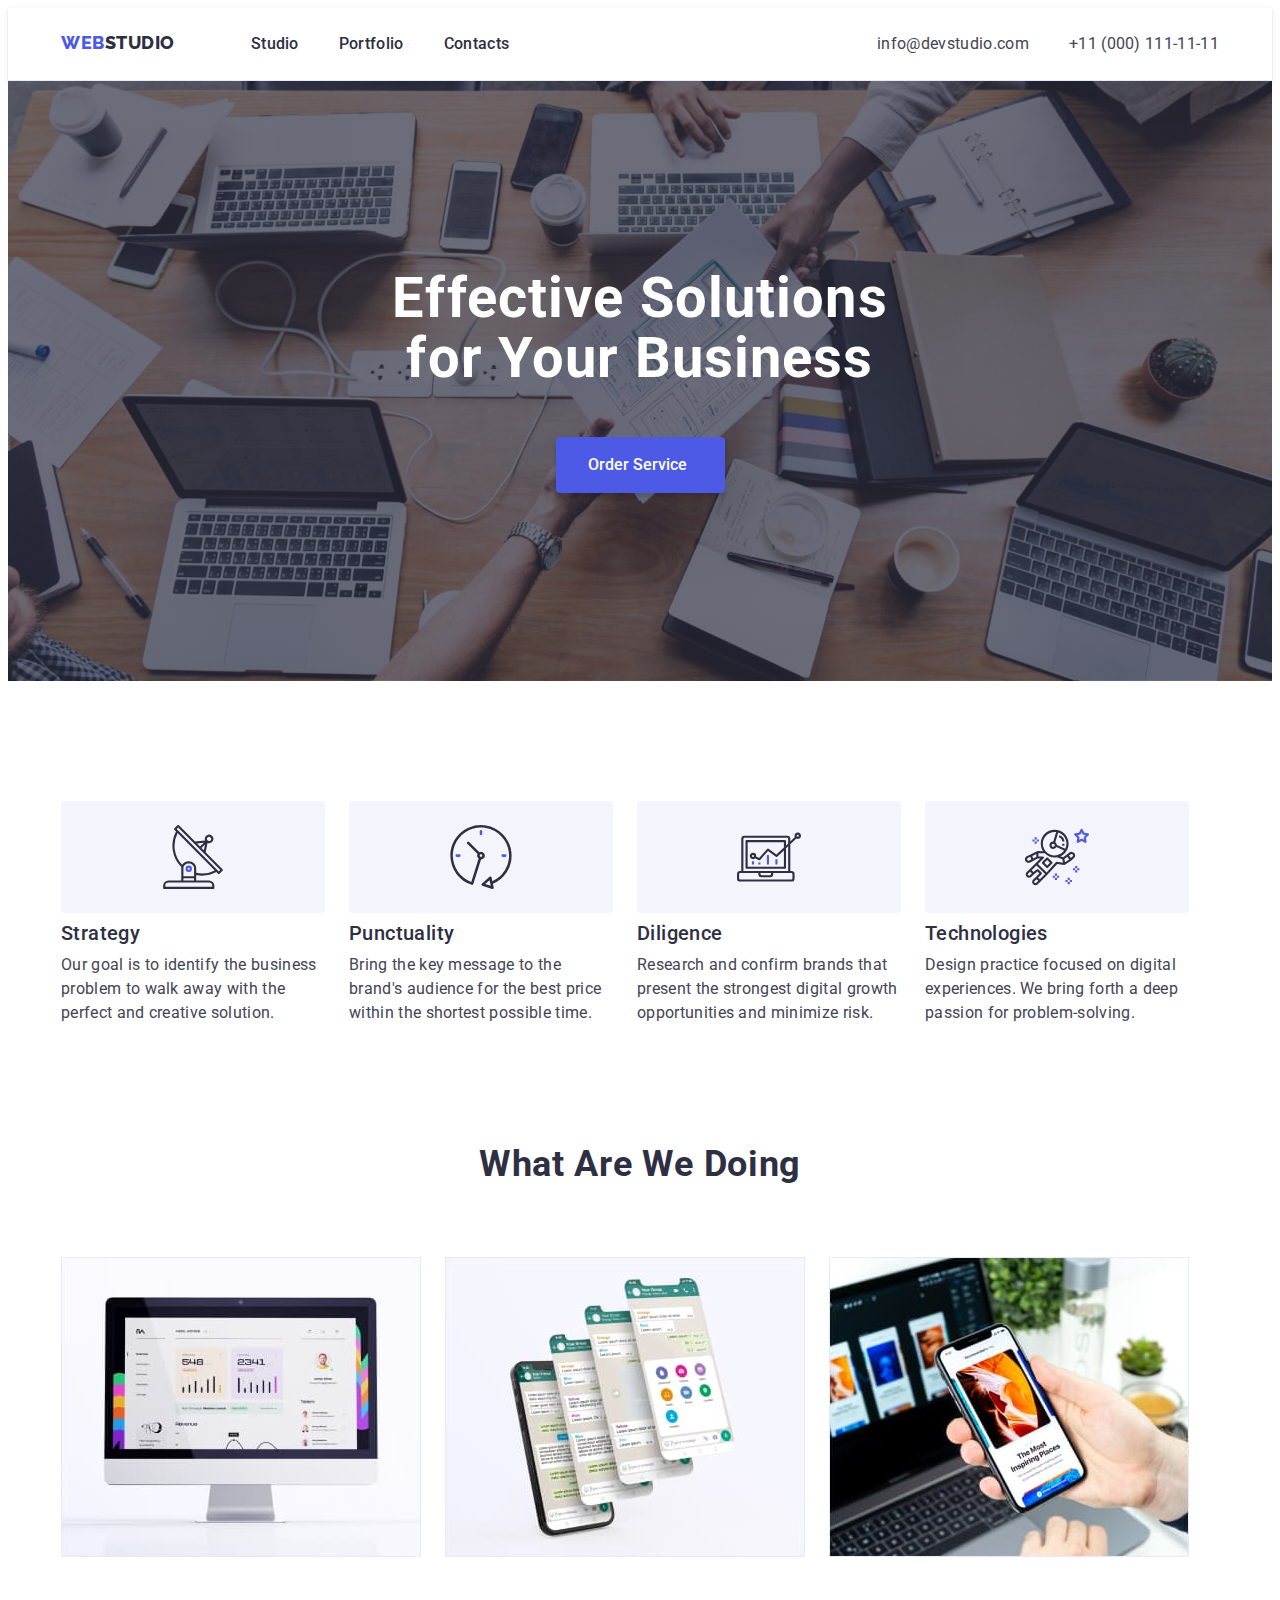
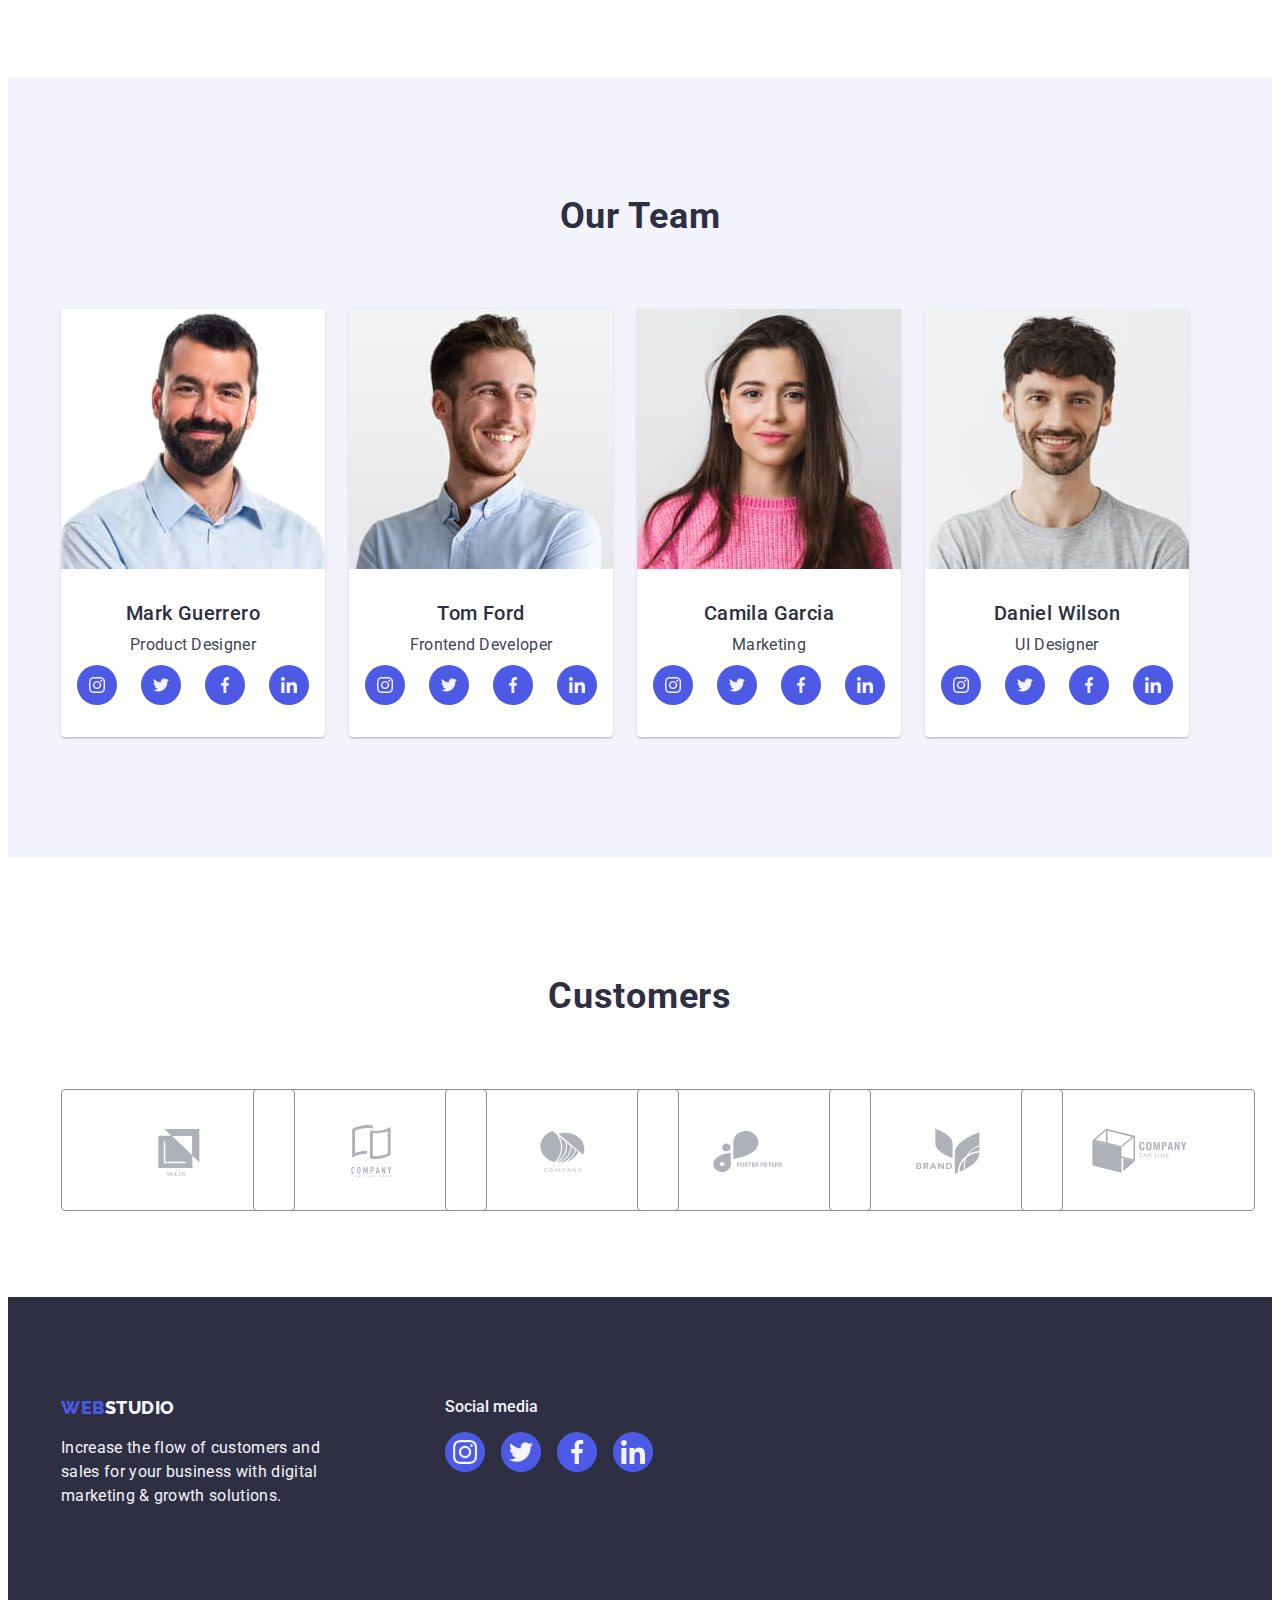
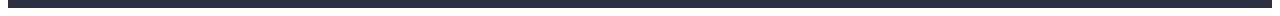
<file: index.html>
<!DOCTYPE html>
<html lang="en">
  <head>
    <meta charset="UTF-8" />
    <meta http-equiv="X-UA-Compatible" content="IE=edge" />
    <meta name="viewport" content="width=device-width, initial-scale=1.0" />
    <title>Web Studio</title>
    <link rel="preconnect" href="https://fonts.googleapis.com" />
    <link rel="preconnect" href="https://fonts.gstatic.com" crossorigin />
    <link
      href="https://fonts.googleapis.com/css2?family=Raleway:wght@800&family=Roboto:wght@400;500;700;900&display=swap"
      rel="stylesheet"
    />
    <link
      rel="stylesheet"
      href="https://cdnjs.cloudflare.com/ajax/libs/modern-normalize/1.1.0/modern-normalize.min.css"
      integrity="sha512-wpPYUAdjBVSE4KJnH1VR1HeZfpl1ub8YT/NKx4PuQ5NmX2tKuGu6U/JRp5y+Y8XG2tV+wKQpNHVUX03MfMFn9Q=="
      crossorigin="anonymous"
      referrerpolicy="no-referrer"
    />
    <link rel="stylesheet" href="./css/styles.css" />
  </head>
  <body>
    <!-- HEADER  -->
    <header class="header">
      <div class="container header-container">
        <nav class="header-navigation">
          <a href="./index.html" class="logo-link link"
            >Web<span class="header-logo">Studio</span></a
          >
          <ul class="header-list list">
            <li class="header-item">
              <a class="header-link link" href="./index.html">Studio</a>
            </li>
            <li class="header-item">
              <a class="header-link link" href="./portfolio.html">Portfolio</a>
            </li>
            <li class="header-item">
              <a class="header-link link" href="">Contacts</a>
            </li>
          </ul>
        </nav>
        <!-- HEADER ADDRESS  -->
        <address class="header-address">
          <ul class="address-list list">
            <li class="address-item">
              <a href="mailto:info@devstudio.com" class="header-contact link"
                >info@devstudio.com</a
              >
            </li>
            <li class="address-item">
              <a href="tel:+110001111111" class="header-contact link"
                >+11 (000) 111-11-11</a
              >
            </li>
          </ul>
        </address>
      </div>
    </header>
    <main>
      <!-- Section-HERO  -->
      <section class="hero">
        <div class="container">
          <h1 class="hero-title">Effective Solutions for Your Business</h1>
          <button class="hero-btn btn" type="button">Order Service</button>
        </div>
      </section>
      <!-- Section-ADVANTAGES  -->
      <section class="advantages">
        <div class="container">
          <h2 class="visually-hidden">advantages</h2>
          <ul class="advantages-list list">
            <li class="advantages-item">
              <div class="icon-advantages-container">
                <svg class="icon-advantages" width="64" height="64">
                  <use href="./images/icons.svg#icon-antenna-1"></use>
                </svg>
              </div>
              <h3 class="advantages-title-text">Strategy</h3>
              <p class="advantages-text">
                Our goal is to identify the business problem to walk away with
                the perfect and creative solution.
              </p>
            </li>
            <li class="advantages-item">
              <div class="icon-advantages-container">
                <svg class="icon-advantages" width="64" height="64">
                  <use href="./images/icons.svg#icon-clock-2"></use>
                </svg>
              </div>
              <h3 class="advantages-title-text">Punctuality</h3>
              <p class="advantages-text">
                Bring the key message to the brand's audience for the best price
                within the shortest possible time.
              </p>
            </li>
            <li class="advantages-item">
              <div class="icon-advantages-container">
                <svg class="icon-advantages" width="64" height="64">
                  <use href="./images/icons.svg#icon-diagram-3"></use>
                </svg>
              </div>
              <h3 class="advantages-title-text">Diligence</h3>
              <p class="advantages-text">
                Research and confirm brands that present the strongest digital
                growth opportunities and minimize risk.
              </p>
            </li>
            <li class="advantages-item">
              <div class="icon-advantages-container">
                <svg class="icon-advantages" width="64" height="64">
                  <use href="./images/icons.svg#icon-astronaut-4"></use>
                </svg>
              </div>
              <h3 class="advantages-title-text">Technologies</h3>
              <p class="advantages-text">
                Design practice focused on digital experiences. We bring forth a
                deep passion for problem-solving.
              </p>
            </li>
          </ul>
        </div>
      </section>
      <!-- Section-PRODUCT  -->
      <section class="product">
        <div class="container">
          <h2 class="product-title">What are we doing</h2>
          <ul class="product-list list">
            <li class="product-item">
              <img src="./images/monobloc.jpg" alt="monobloc" />
            </li>
            <li class="product-item">
              <img src="./images/sharescreen.jpg" alt="sharescreen" />
            </li>
            <li class="product-item">
              <img src="./images/smartphone.jpg" alt="smartphone" />
            </li>
          </ul>
        </div>
      </section>
      <!-- Section-TEAM  -->
      <section class="team">
        <div class="container">
          <h2 class="team-title">Our Team</h2>
          <ul class="team-list list">
            <li class="team-item">
              <img
                class="photo-team"
                src="./images/Mark.jpg"
                alt="Mark Guerrero"
                width="264"
                height="260"
              />
              <div class="team-text-wrap">
                <h3 class="team-name">Mark Guerrero</h3>
                <p class="team-text text">Product Designer</p>
                <ul class="team-soc-list list">
                  <li class="team-soc-item">
                    <a href="" class="team-soc-link link">
                      <svg class="team-soc-icon" width="16" height="16">
                        <use href="./images/icons.svg#icon-instagram"></use>
                      </svg>
                    </a>
                  </li>
                  <li class="team-soc-item">
                    <a href="" class="team-soc-link link">
                      <svg class="team-soc-icon" width="16" height="16">
                        <use href="./images/icons.svg#icon-twitter"></use>
                      </svg>
                    </a>
                  </li>
                  <li class="team-soc-item">
                    <a href="" class="team-soc-link link">
                      <svg class="team-soc-icon" width="16" height="16">
                        <use href="./images/icons.svg#icon-facebook"></use>
                      </svg>
                    </a>
                  </li>
                  <li class="team-soc-item">
                    <a href="" class="team-soc-link link">
                      <svg class="team-soc-icon" width="16" height="16">
                        <use href="./images/icons.svg#icon-linkedin"></use>
                      </svg>
                    </a>
                  </li>
                </ul>
              </div>
            </li>
            <li class="team-item">
              <img
                class="photo-team"
                src="./images/Tom.jpg"
                alt="Tom Ford"
                width="264"
                height="260"
              />
              <div class="team-text-wrap">
                <h3 class="team-name">Tom Ford</h3>
                <p class="team-text text">Frontend Developer</p>
                <ul class="team-soc-list list">
                  <li class="team-soc-item">
                    <a href="" class="team-soc-link link">
                      <svg class="team-soc-icon" width="16" height="16">
                        <use href="./images/icons.svg#icon-instagram"></use>
                      </svg>
                    </a>
                  </li>
                  <li class="team-soc-item">
                    <a href="" class="team-soc-link link">
                      <svg class="team-soc-icon" width="16" height="16">
                        <use href="./images/icons.svg#icon-twitter"></use>
                      </svg>
                    </a>
                  </li>
                  <li class="team-soc-item">
                    <a href="" class="team-soc-link link">
                      <svg class="team-soc-icon" width="16" height="16">
                        <use href="./images/icons.svg#icon-facebook"></use>
                      </svg>
                    </a>
                  </li>
                  <li class="team-soc-item">
                    <a href="" class="team-soc-link link">
                      <svg class="team-soc-icon" width="16" height="16">
                        <use href="./images/icons.svg#icon-linkedin"></use>
                      </svg>
                    </a>
                  </li>
                </ul>
              </div>
            </li>
            <li class="team-item">
              <img
                class="photo-team"
                src="./images/Camila.jpg"
                alt="Camila Garcia"
                width="264"
                height="260"
              />
              <div class="team-text-wrap">
                <h3 class="team-name">Camila Garcia</h3>
                <p class="team-text text">Marketing</p>
                <ul class="team-soc-list list">
                  <li class="team-soc-item">
                    <a href="" class="team-soc-link link">
                      <svg class="team-soc-icon" width="16" height="16">
                        <use href="./images/icons.svg#icon-instagram"></use>
                      </svg>
                    </a>
                  </li>
                  <li class="team-soc-item">
                    <a href="" class="team-soc-link link">
                      <svg class="team-soc-icon" width="16" height="16">
                        <use href="./images/icons.svg#icon-twitter"></use>
                      </svg>
                    </a>
                  </li>
                  <li class="team-soc-item">
                    <a href="" class="team-soc-link link">
                      <svg class="team-soc-icon" width="16" height="16">
                        <use href="./images/icons.svg#icon-facebook"></use>
                      </svg>
                    </a>
                  </li>
                  <li class="team-soc-item">
                    <a href="" class="team-soc-link link">
                      <svg class="team-soc-icon" width="16" height="16">
                        <use href="./images/icons.svg#icon-linkedin"></use>
                      </svg>
                    </a>
                  </li>
                </ul>
              </div>
            </li>
            <li class="team-item">
              <img
                class="photo-team"
                src="./images/Daniel.jpg"
                alt="Daniel Wilson"
                width="264"
                height="260"
              />
              <div class="team-text-wrap">
                <h3 class="team-name">Daniel Wilson</h3>
                <p class="team-text text">UI Designer</p>
                <ul class="team-soc-list list">
                  <li class="team-soc-item">
                    <a href="" class="team-soc-link link">
                      <svg class="team-soc-icon" width="16" height="16">
                        <use href="./images/icons.svg#icon-instagram"></use>
                      </svg>
                    </a>
                  </li>
                  <li class="team-soc-item">
                    <a href="" class="team-soc-link link">
                      <svg class="team-soc-icon" width="16" height="16">
                        <use href="./images/icons.svg#icon-twitter"></use>
                      </svg>
                    </a>
                  </li>
                  <li class="team-soc-item">
                    <a href="" class="team-soc-link link">
                      <svg class="team-soc-icon" width="16" height="16">
                        <use href="./images/icons.svg#icon-facebook"></use>
                      </svg>
                    </a>
                  </li>
                  <li class="team-soc-item">
                    <a href="" class="team-soc-link link">
                      <svg class="team-soc-icon" width="16" height="16">
                        <use href="./images/icons.svg#icon-linkedin"></use>
                      </svg>
                    </a>
                  </li>
                </ul>
              </div>
            </li>
          </ul>
        </div>
      </section>
      <!-- Section-Customers -->
      <section class="customers">
        <div class="container">
          <h2 class="customers-title">Customers</h2>
          <ul class="customers-list list">
            <li class="customers-item">
              <a href="" class="customers-link link">
                <svg class="customers-icon" width="104" height="56">
                  <use href="./images/icons.svg#icon-logo-1"></use>
                </svg>
              </a>
            </li>
            <li class="customers-item">
              <a href="" class="customers-link link">
                <svg class="customers-icon" width="104" height="56">
                  <use href="./images/icons.svg#icon-logo-2"></use>
                </svg>
              </a>
            </li>
            <li class="customers-item">
              <a href="" class="customers-link link">
                <svg class="customers-icon" width="104" height="56">
                  <use href="./images/icons.svg#icon-logo-3"></use>
                </svg>
              </a>
            </li>
            <li class="customers-item">
              <a href="" class="customers-link link">
                <svg class="customers-icon" width="104" height="56">
                  <use href="./images/icons.svg#icon-logo-4"></use>
                </svg>
              </a>
            </li>
            <li class="customers-item">
              <a href="" class="customers-link link">
                <svg class="customers-icon" width="104" height="56">
                  <use href="./images/icons.svg#icon-logo-5"></use>
                </svg>
              </a>
            </li>
            <li class="customers-item">
              <a href="" class="customers-link link">
                <svg class="customers-icon" width="104" height="56">
                  <use href="./images/icons.svg#icon-logo-6"></use>
                </svg>
              </a>
            </li>
          </ul>
        </div>
      </section>
    </main>
    <!-- FOOTER  -->
    <footer class="footer">
      <div class="container">
        <div class="footer-container">
          <div class="footer-slogan">
            <a href="./index.html" class="logo-link link"
              >Web<span class="footer-logo">Studio</span></a
            >
            <p class="footer-offer">
              Increase the flow of customers and sales for your business with
              digital marketing & growth solutions.
            </p>
          </div>
          <div class="footer-social">
            <p class="footer-text text">Social media</p>
            <ul class="social-list list">
              <li class="soc-item">
                <a href="" class="soc-link link">
                  <svg class="soc-icon" width="24" height="24">
                    <use href="./images/icons.svg#icon-instagram"></use>
                  </svg>
                </a>
              </li>
              <li class="soc-item">
                <a href="" class="soc-link link">
                  <svg class="soc-icon" width="24" height="24">
                    <use href="./images/icons.svg#icon-twitter"></use>
                  </svg>
                </a>
              </li>
              <li class="soc-item">
                <a href="" class="soc-link link">
                  <svg class="soc-icon" width="24" height="24">
                    <use href="./images/icons.svg#icon-facebook"></use>
                  </svg>
                </a>
              </li>
              <li class="soc-item">
                <a href="" class="soc-link link">
                  <svg class="soc-icon" width="24" height="24">
                    <use href="./images/icons.svg#icon-linkedin"></use>
                  </svg>
                </a>
              </li>
            </ul>
          </div>
        </div>
      </div>
    </footer>
  </body>
</html>
</file>
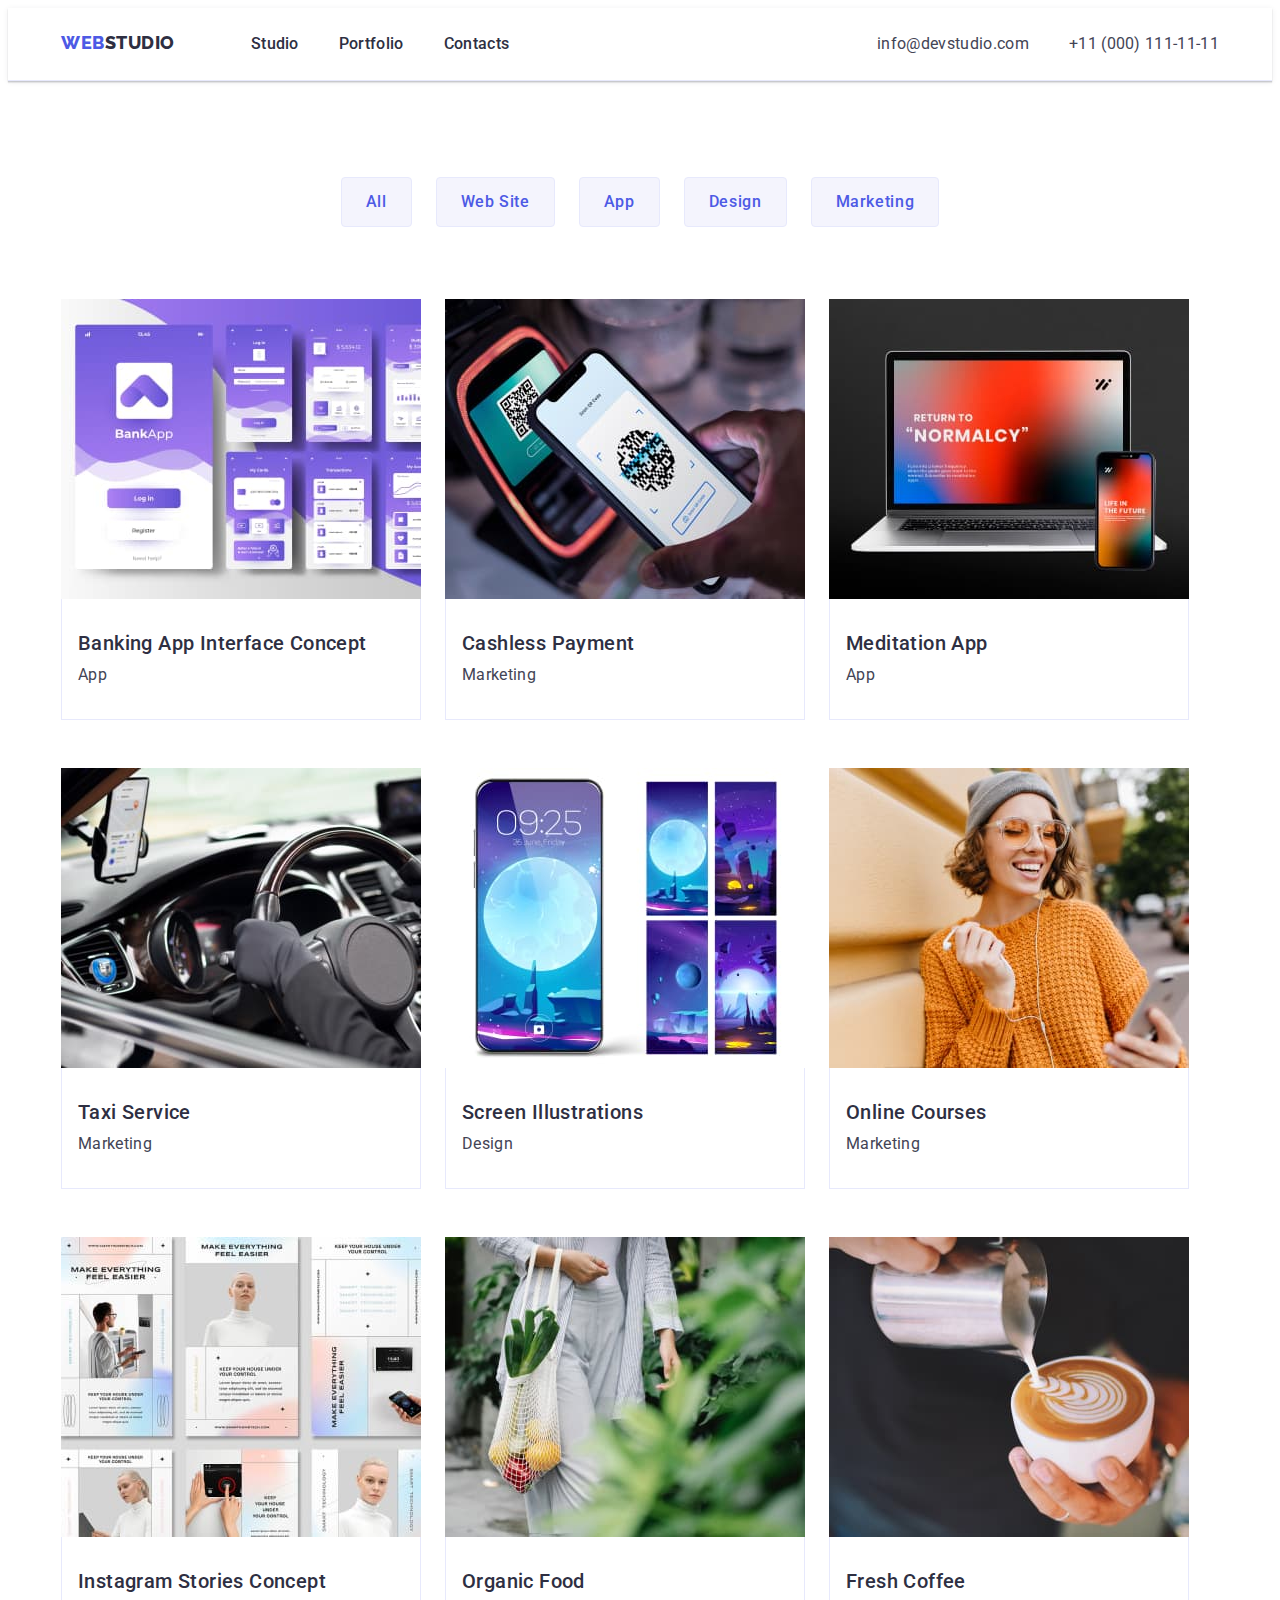
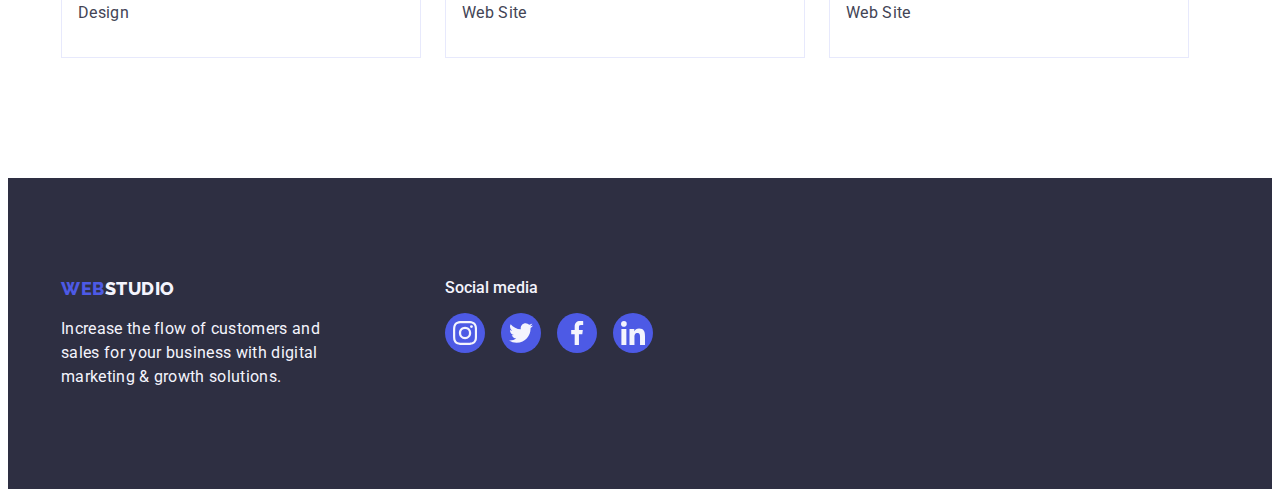
<file: portfolio.html>
<!DOCTYPE html>
<html lang="en">
  <head>
    <meta charset="UTF-8" />
    <meta http-equiv="X-UA-Compatible" content="IE=edge" />
    <meta name="viewport" content="width=device-width, initial-scale=1.0" />
    <title>Portfolio</title>
    <link rel="preconnect" href="https://fonts.googleapis.com" />
    <link rel="preconnect" href="https://fonts.gstatic.com" crossorigin />
    <link
      href="https://fonts.googleapis.com/css2?family=Raleway:wght@800&family=Roboto:wght@400;500;700;900&display=swap"
      rel="stylesheet"
    />
    <link
      rel="stylesheet"
      href="https://cdnjs.cloudflare.com/ajax/libs/modern-normalize/1.1.0/modern-normalize.min.css"
      integrity="sha512-wpPYUAdjBVSE4KJnH1VR1HeZfpl1ub8YT/NKx4PuQ5NmX2tKuGu6U/JRp5y+Y8XG2tV+wKQpNHVUX03MfMFn9Q=="
      crossorigin="anonymous"
      referrerpolicy="no-referrer"
    />
    <link rel="stylesheet" href="./css/styles.css" />
  </head>
  <body>
    <!-- HEADER  -->
    <header class="header">
      <div class="container header-container">
        <nav class="header-navigation">
          <a href="./index.html" class="logo-link link"
            >Web<span class="header-logo">Studio</span></a
          >
          <ul class="header-list list">
            <li class="header-item">
              <a class="header-link link" href="./index.html">Studio</a>
            </li>
            <li class="header-item">
              <a class="header-link link" href="./portfolio.html">Portfolio</a>
            </li>
            <li class="header-item">
              <a class="header-link link" href="">Contacts</a>
            </li>
          </ul>
        </nav>
        <!-- HEADER ADDRESS  -->
        <address class="header-address">
          <ul class="address-list list">
            <li class="address-item">
              <a href="mailto:info@devstudio.com" class="header-contact link"
                >info@devstudio.com</a
              >
            </li>
            <li class="address-item">
              <a href="tel:+110001111111" class="header-contact link"
                >+11 (000) 111-11-11</a
              >
            </li>
          </ul>
        </address>
      </div>
    </header>
    <main>
      <!-- Section -->
      <section class="section">
        <div class="container">
          <h1 class="visually-hidden">List Button</h1>
          <ul class="section-list list">
            <li class="section-item">
              <button class="section-button" type="button">All</button>
            </li>
            <li class="section-item">
              <button class="section-button" type="button">Web Site</button>
            </li>
            <li class="section-item">
              <button class="section-button" type="button">App</button>
            </li>
            <li class="section-item">
              <button class="section-button" type="button">Design</button>
            </li>
            <li class="section-item">
              <button class="section-button" type="button">Marketing</button>
            </li>
          </ul>
          <!-- Category -->
          <ul class="category-list list">
            <li class="category-item">
              <a href="" class="category-link link"
                ><img
                  class="photo"
                  src="./images/Interfaceconcept.jpg"
                  alt="Banking App Interface Concept"
                  width="360"
                  height="300"
                />
                <div class="container-text">
                  <h2 class="category-name">Banking App Interface Concept</h2>
                  <p class="category-text text">App</p>
                </div>
              </a>
            </li>
            <li class="category-item">
              <a href="" class="category-link link"
                ><img
                  class="photo"
                  src="./images/cashlesspayment.jpg"
                  alt="Cashless Payment"
                  width="360"
                  height="300"
                />
                <div class="container-text">
                  <h2 class="category-name">Cashless Payment</h2>
                  <p class="category-text text">Marketing</p>
                </div>
              </a>
            </li>
            <li class="category-item">
              <a href="" class="category-link link"
                ><img
                  class="photo"
                  src="./images/meditationapp.jpg"
                  alt="Meditation App"
                  width="360"
                  height="300"
                />
                <div class="container-text">
                  <h2 class="category-name">Meditation App</h2>
                  <p class="category-text text">App</p>
                </div>
              </a>
            </li>
            <li class="category-item">
              <a href="" class="category-link link">
                <img
                  class="photo"
                  src="./images/taxiservice.jpg"
                  alt="Taxi Service"
                  width="360"
                  height="300"
                />
                <div class="container-text">
                  <h2 class="category-name">Taxi Service</h2>
                  <p class="category-text text">Marketing</p>
                </div>
              </a>
            </li>
            <li class="category-item">
              <a href="" class="category-link link">
                <img
                  class="photo"
                  src="./images/screenillustrations.jpg"
                  alt="Screen Illustrations"
                  width="360"
                  height="300"
                />
                <div class="container-text">
                  <h2 class="category-name">Screen Illustrations</h2>
                  <p class="category-text text">Design</p>
                </div>
              </a>
            </li>
            <li class="category-item">
              <a href="" class="category-link link">
                <img
                  class="photo"
                  src="./images/onlinecourses.jpg"
                  alt="Online Courses"
                  width="360"
                  height="300"
                />
                <div class="container-text">
                  <h2 class="category-name">Online Courses</h2>
                  <p class="category-text text">Marketing</p>
                </div>
              </a>
            </li>
            <li class="category-item">
              <a href="" class="category-link link"
                ><img
                  class="photo"
                  src="./images/instagramstories.jpg"
                  alt="Instagram Stories Concept"
                  width="360"
                  height="300"
                />
                <div class="container-text">
                  <h2 class="category-name">Instagram Stories Concept</h2>
                  <p class="category-text text">Design</p>
                </div>
              </a>
            </li>
            <li class="category-item">
              <a href="" class="category-link link">
                <img
                  class="photo"
                  src="./images/organicfood.jpg"
                  alt="Organic Food"
                  width="360"
                  height="300"
                />
                <div class="container-text">
                  <h2 class="category-name">Organic Food</h2>
                  <p class="category-text text">Web Site</p>
                </div>
              </a>
            </li>
            <li class="category-item">
              <a href="" class="category-link link"
                ><img
                  class="photo"
                  src="./images/freshcoffee.jpg"
                  alt="Fresh Coffee"
                  width="360"
                  height="300"
                />
                <div class="container-text">
                  <h2 class="category-name">Fresh Coffee</h2>
                  <p class="category-text text">Web Site</p>
                </div>
              </a>
            </li>
          </ul>
        </div>
      </section>
    </main>
    <!-- FOOTER -->
    <footer class="footer">
      <div class="container">
        <div class="footer-container">
          <div class="footer-slogan">
            <a href="./index.html" class="logo-link link"
              >Web<span class="footer-logo">Studio</span></a
            >
            <p class="footer-offer">
              Increase the flow of customers and sales for your business with
              digital marketing & growth solutions.
            </p>
          </div>
          <div class="footer-social">
            <p class="footer-text text">Social media</p>
            <ul class="social-list list">
              <li class="soc-item">
                <a href="" class="soc-link link">
                  <svg class="soc-icon" width="24" height="24">
                    <use href="./images/icons.svg#icon-instagram"></use>
                  </svg>
                </a>
              </li>
              <li class="soc-item">
                <a href="" class="soc-link link">
                  <svg class="soc-icon" width="24" height="24">
                    <use href="./images/icons.svg#icon-twitter"></use>
                  </svg>
                </a>
              </li>
              <li class="soc-item">
                <a href="" class="soc-link link">
                  <svg class="soc-icon" width="24" height="24">
                    <use href="./images/icons.svg#icon-facebook"></use>
                  </svg>
                </a>
              </li>
              <li class="soc-item">
                <a href="" class="soc-link link">
                  <svg class="soc-icon" width="24" height="24">
                    <use href="./images/icons.svg#icon-linkedin"></use>
                  </svg>
                </a>
              </li>
            </ul>
          </div>
        </div>
      </div>
    </footer>
  </body>
</html>
</file>
<file: css/styles.css>
:root {
  --background-color: #ffffff;
  --logo-color: #4d5ae5;
  --address-color: #434455;
  --footer-background-color: #2e2f42;
  --white-button-portfolio: #f4f4fd;
  --button-portfolio-color: #4d5ae5;
  --brand-color: #404bbf;
}

p,
h1,
h2,
h3,
h4,
h5,
h6 {
  margin: 0;
}

ul {
  margin: 0;
  padding-left: 0;
  list-style: none;
}

button {
  cursor: pointer;
}

a {
  text-decoration: none;
}

img {
  display: block;
}

body {
  font-family: Roboto, sans-serif;
  background-color: var(--background-color);
  color: #434455;
}

/* ---------------------HEADER---------------------- */

.container {
  width: 1158px;
  padding-left: 15px;
  padding-right: 15px;
  margin: 0 auto;
}

.header {
  display: flex;
  align-items: center;
  justify-content: space-between;
  padding-top: 24px;
  padding-bottom: 24px;
  border-bottom: 1px solid #e7e9fc;
  box-shadow: 0px 2px 1px rgba(46, 47, 66, 0.08),
    0px 1px 1px rgba(46, 47, 66, 0.16), 0px 1px 6px rgba(46, 47, 66, 0.08);
}

.header-container {
  display: flex;
  align-self: center;
  justify-content: space-between;
}

.header-navigation {
  display: flex;
  align-self: center;
}

.logo-link.link {
  font-family: "Raleway", sans-serif;
  font-weight: 800;
  font-size: 18px;
  line-height: 1.17;
  letter-spacing: 0.03em;
  text-transform: uppercase;
  color: var(--logo-color);
  margin-right: 76px;
}

.header-logo {
  color: #2e2f42;
}

.header-list {
  display: flex;
  flex-direction: row;
  gap: 40px;
  /* margin-right: auto; */
}

.header-link {
  font-weight: 500;
  font-size: 16px;
  line-height: 1.5;
  letter-spacing: 0.02em;
  color: #2e2f42;
}

.header-link:hover,
.header-link:focus {
  color: #404bbf;
}

.header-address {
  font-style: normal;
  text-decoration: none;
  /* margin-left: auto; */
}

.address-list {
  list-style: none;
  display: flex;
  flex-direction: row;
  gap: 40px;
}

.header-contact {
  font-size: 16px;
  line-height: 1.5;
  letter-spacing: 0.02em;
  color: var(--address-color);
  text-decoration: none;
}

.header-contact:hover,
.header-contact:focus {
  color: #404bbf;
}

.header-contact {
  font-size: 16px;
  line-height: 1.5;
  letter-spacing: 0.02em;
  color: var(--address-color);
  text-decoration: none;
}

.header-contact:hover,
.header-contact:focus {
  color: #404bbf;
}

/* ---------------------HERO---------------------- */

.hero {
  background-color: #2e2f42;
  background-image: linear-gradient(
      rgba(46, 47, 66, 0.7),
      rgba(46, 47, 66, 0.7)
    ),
    url(../images/hero-bg.jpg);
  background-repeat: no-repeat;
  background-position: center;
  background-size: cover;
  padding-top: 188px;
  padding-bottom: 188px;
  max-width: 1440px;
  margin: 0 auto;
}

.hero-title {
  font-weight: 700;
  font-size: 56px;
  line-height: 1.07;
  text-align: center;
  letter-spacing: 0.02em;
  color: #ffffff;
  margin-bottom: 48px;
  max-width: 496px;
  margin-right: auto;
  margin-left: auto;
}

.hero-btn {
  display: flex;
  flex-direction: row;
  align-items: flex-start;
  padding: 16px 32px;
  gap: 10px;
  min-width: 169px;
  min-height: 56px;
  background: var(--button-portfolio-color);
  box-shadow: 0px 4px 4px rgba(0, 0, 0, 0.15);
  border-radius: 4px;
  border: 0;
  margin-right: auto;
  margin-left: auto;
}

.hero-btn:hover,
.hero-btn:focus {
  background-color: var(--brand-color);
}

.btn {
  font-family: "Roboto", sans-serif;
  font-weight: 500;
  font-size: 16px;
  line-height: 1.5;
  align-items: center;
  color: #ffffff;
}

/* ---------------------ADVANTAGES---------------------- */

.advantages {
  padding-top: 120px;
  padding-bottom: 120px;
}

.visually-hidden {
  position: absolute;
  white-space: nowrap;
  width: 1px;
  height: 1px;
  overflow: hidden;
  border: 0;
  padding: 0;
  clip: rect(0 0 0 0);
  clip-path: inset(50%);
  margin: -1px;
}

/* .advantages-title {
  visibility: hidden;
} */

.advantages-list {
  display: flex;
  gap: 24px;
}

.icon-advantages-container {
  width: 264px;
  height: 112px;
  background-color: #f4f4fd;
  border-radius: 4px;
  margin-bottom: 8px;
  display: flex;
  align-items: center;
  justify-content: center;
}

.icon-advantages {
}

.advantages-title-text {
  font-weight: 500;
  font-size: 20px;
  line-height: 1.2;
  letter-spacing: 0.02em;
  color: #2e2f42;
  width: 264px;
  height: 24px;
  flex: none;
  order: 0;
  flex-grow: 0;
  margin-bottom: 8px;
}

.advantages-text {
  font-size: 16px;
  line-height: 1.5;
  letter-spacing: 0.02em;
  color: #434455;
  width: 264px;
  height: 72px;
  flex: none;
  order: 1;
  flex-grow: 0;
}

/* ---------------------PRODUCT---------------------- */

.product {
  padding-bottom: 120px;
}

.product-title {
  font-weight: 700;
  font-size: 36px;
  line-height: 1.11;
  letter-spacing: 0.02em;
  text-align: center;
  text-transform: capitalize;
  color: #2e2f42;
  margin-bottom: 72px;
}

.product-list {
  display: flex;
  gap: 24px;
}

.product-item {
  width: 360px;
}

/* ---------------------TEAM---------------------- */

.team {
  background-color: #f4f4fd;
  padding-top: 120px;
  padding-bottom: 120px;
}

.team-title {
  font-weight: 700;
  font-size: 36px;
  line-height: 1.11;
  text-align: center;
  letter-spacing: 0.02em;
  text-transform: capitalize;
  color: #2e2f42;
  margin-bottom: 72px;
}

.team-list {
  display: flex;
  gap: 24px;
}

.team-item {
  background-color: #ffffff;
  box-shadow: 0px 1px 6px rgba(46, 47, 66, 0.08),
    0px 1px 1px rgba(46, 47, 66, 0.16), 0px 2px 1px rgba(46, 47, 66, 0.08);
  border-radius: 0px 0px 4px 4px;
  /* padding-bottom: 32px; */
}

.photo-team {
  margin-bottom: 32px;
}

.team-text-wrap {
  padding-bottom: 32px;
}

.team-name {
  font-weight: 500;
  font-size: 20px;
  line-height: 1.2;
  text-align: center;
  letter-spacing: 0.02em;
  color: #2e2f42;
  margin-bottom: 8px;
}

.team-text {
  font-weight: 400;
  font-size: 16px;
  line-height: 1.5;
  text-align: center;
  letter-spacing: 0.02em;
  color: #434455;
  margin-bottom: 8px;
}

.team-soc-list {
  display: flex;
  justify-content: center;
  gap: 24px;
}

.team-soc-item {
  width: 40px;
  height: 40px;
}
.team-soc-link {
  width: 100%;
  height: 100%;
  border-radius: 50%;
  background-color: var(--button-portfolio-color);
  display: flex;
  align-items: center;
  justify-content: center;
}

.team-soc-icon {
  fill: #f4f4fd;
}

.team-soc-link:hover,
.team-soc-link:focus {
  background-color: var(--brand-color);
}

/* ---------------------CUSTOMERS---------------------- */

.customers {
  padding-top: 120px;
  padding-bottom: 120px;
}

.customers-title {
  font-weight: 700;
  font-size: 36px;
  line-height: 1.11;
  text-align: center;
  letter-spacing: 0.02em;
  text-transform: capitalize;
  color: #2e2f42;
  margin-bottom: 72px;
}
.customers-list {
  display: flex;
  gap: 24px;
}

.customers-item {
  width: 168px;
  height: 88px;
}
.customers-link {
  width: 100%;
  height: 100%;
  border: 1px solid #8e8f99;
  border-radius: 4px;
  display: flex;
  justify-content: center;
  align-items: center;
  padding: 16px 32px 16px 32px;
}

.customers-icon {
  fill: #afb1b8;
}

.customers-link:hover,
.customers-link:focus {
  border-color: var(--brand-color);
}

.customers-link:hover .customers-icon,
.customers-link:focus .customers-icon {
  fill: var(--brand-color);
}

/* ---------------------FOOTER---------------------- */

.footer {
  background-color: var(--footer-background-color);
  padding-top: 100px;
  padding-bottom: 100px;
}

.footer-container {
  display: flex;
}

.footer-slogan {
  margin-right: 120px;
}

.footer-logo {
  color: #f4f4fd;
}

.footer-offer {
  width: 264px;
  font-weight: 400;
  font-size: 16px;
  line-height: 1.5;
  letter-spacing: 0.02em;
  color: #f4f4fd;
  margin-top: 18px;
}

.footer-text {
  font-weight: 500;
  margin-bottom: 16px;
  color: var(--white-button-portfolio);
}

.footer-social {
}

.footer-social .social-list {
  display: flex;
  gap: 16px;
}

.soc-item {
  width: 40px;
  height: 40px;
}
.soc-link {
  width: 100%;
  height: 100%;
  border-radius: 50%;
  background-color: var(--button-portfolio-color);
  display: flex;
  align-items: center;
  justify-content: center;
}

.soc-link:hover,
.soc-link:focus {
  background-color: #31d0aa;
}

.soc-icon {
  fill: #f4f4fd;
}

/* ---------------------SECTION---------------------- */

.section {
  padding-top: 96px;
  padding-bottom: 120px;
}

.section-list {
  display: flex;
  gap: 24px;
  justify-content: center;
  margin-bottom: 72px;
}

.section-button {
  font-family: "Roboto", sans-serif;
  font-weight: 500;
  font-size: 16px;
  line-height: 1.5;
  letter-spacing: 0.04em;
  text-align: center;
  background-color: var(--white-button-portfolio);
  color: var(--button-portfolio-color);
  border: 1px solid #e7e9fc;
  border-radius: 4px;
  padding: 12px 24px;
}

.section-button:hover,
.section-button:focus {
  background-color: var(--brand-color);
  color: var(--background-color);
  border-color: transparent;
  box-shadow: 0px 3px 1px rgba(0, 0, 0, 0.1), 0px 2px 1px rgba(0, 0, 0, 0.08),
    0px 2px 2px rgba(0, 0, 0, 0.12);
}

/* ---------------------CATEGORY---------------------- */

.category-list {
  display: flex;
  flex-wrap: wrap;
  row-gap: 48px;
  column-gap: 24px;
}

.category-item {
  /* box-sizing: border-box;
  width: 360px; */
}

.category-link {
  display: block;
}

.category-link:hover,
.category-link:focus {
  box-shadow: 0px 1px 6px rgba(46, 47, 66, 0.08),
    0px 1px 1px rgba(46, 47, 66, 0.16), 0px 2px 1px rgba(46, 47, 66, 0.08);
}

.container-text {
  padding: 32px 16px 32px 16px;
  background: #ffffff;
  border: 1px solid #e7e9fc;
  border-top-style: none;
}

.category-name {
  font-weight: 500;
  font-size: 20px;
  line-height: 1.2;
  letter-spacing: 0.02em;
  color: #2e2f42;
  margin-bottom: 8px;
}

.category-text {
  font-weight: 400;
  font-size: 16px;
  line-height: 1.5;
  letter-spacing: 0.02em;
  color: #434455;
}
</file>
